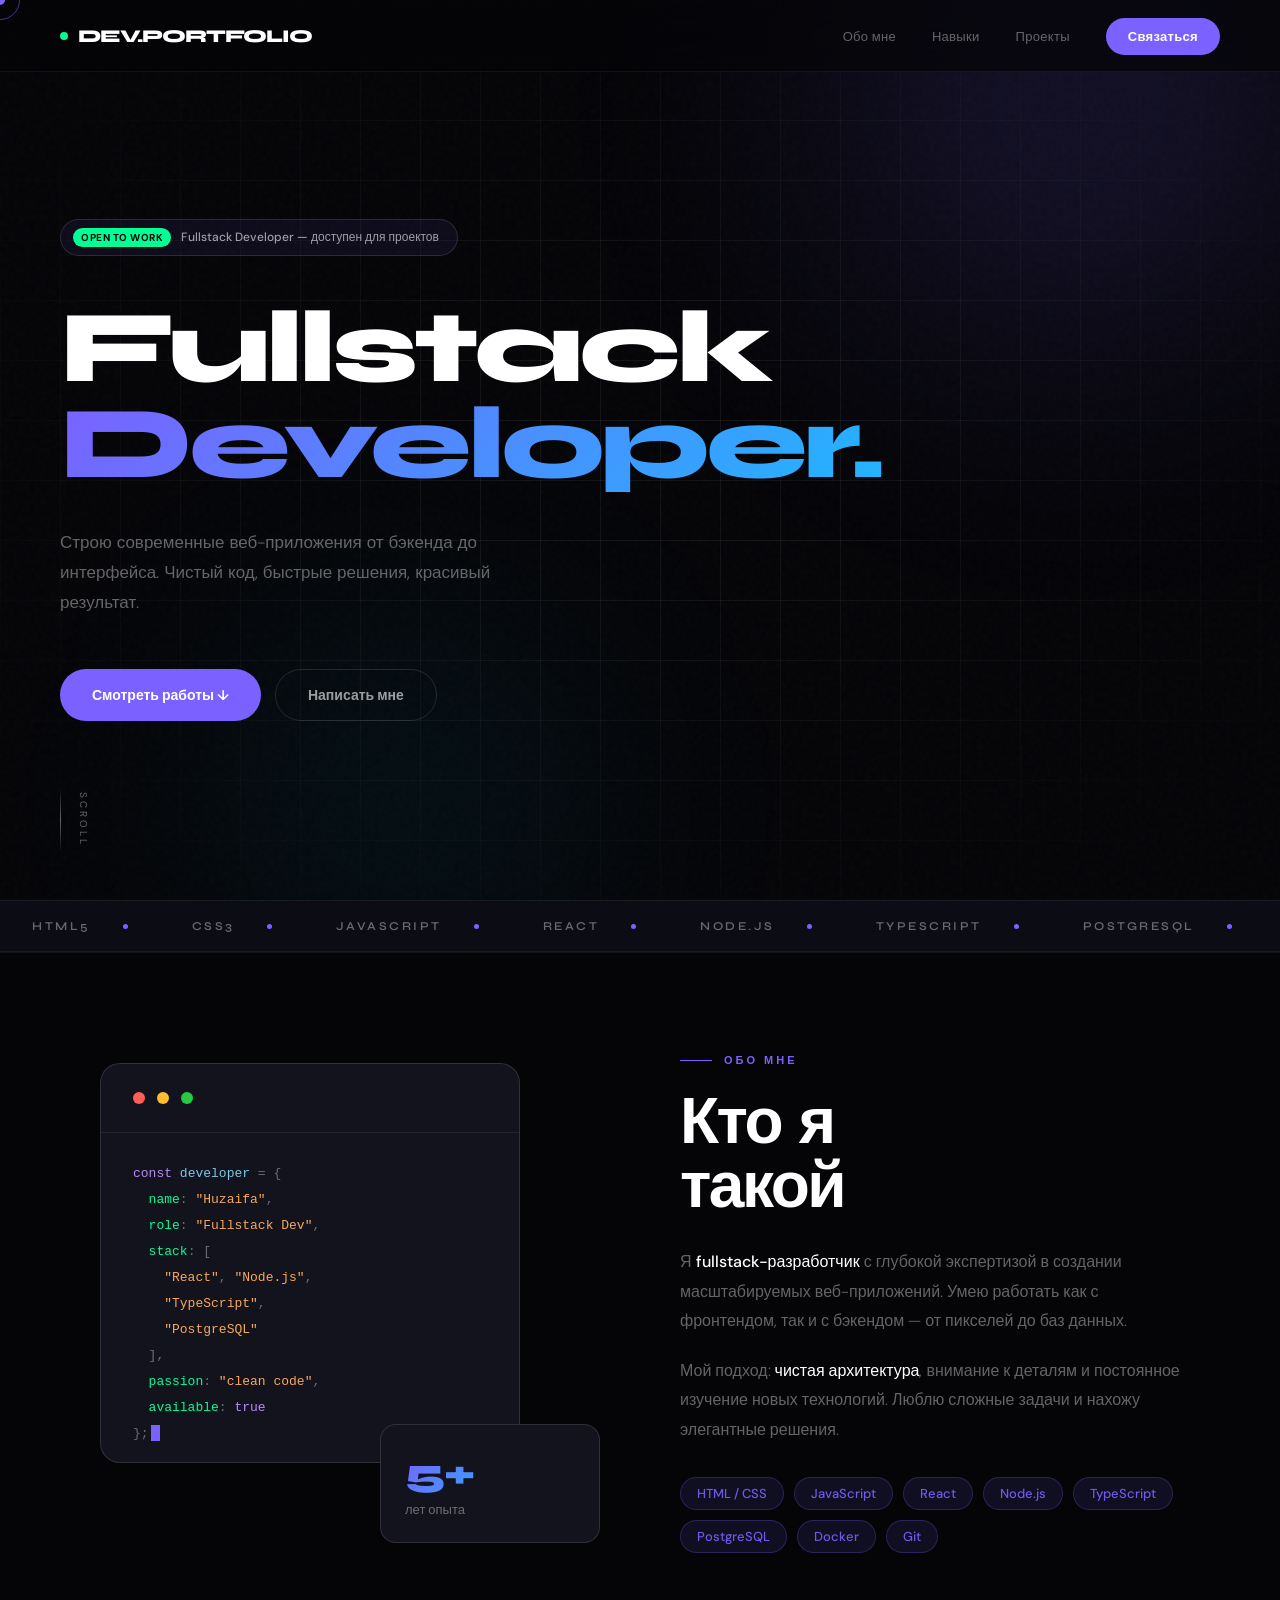
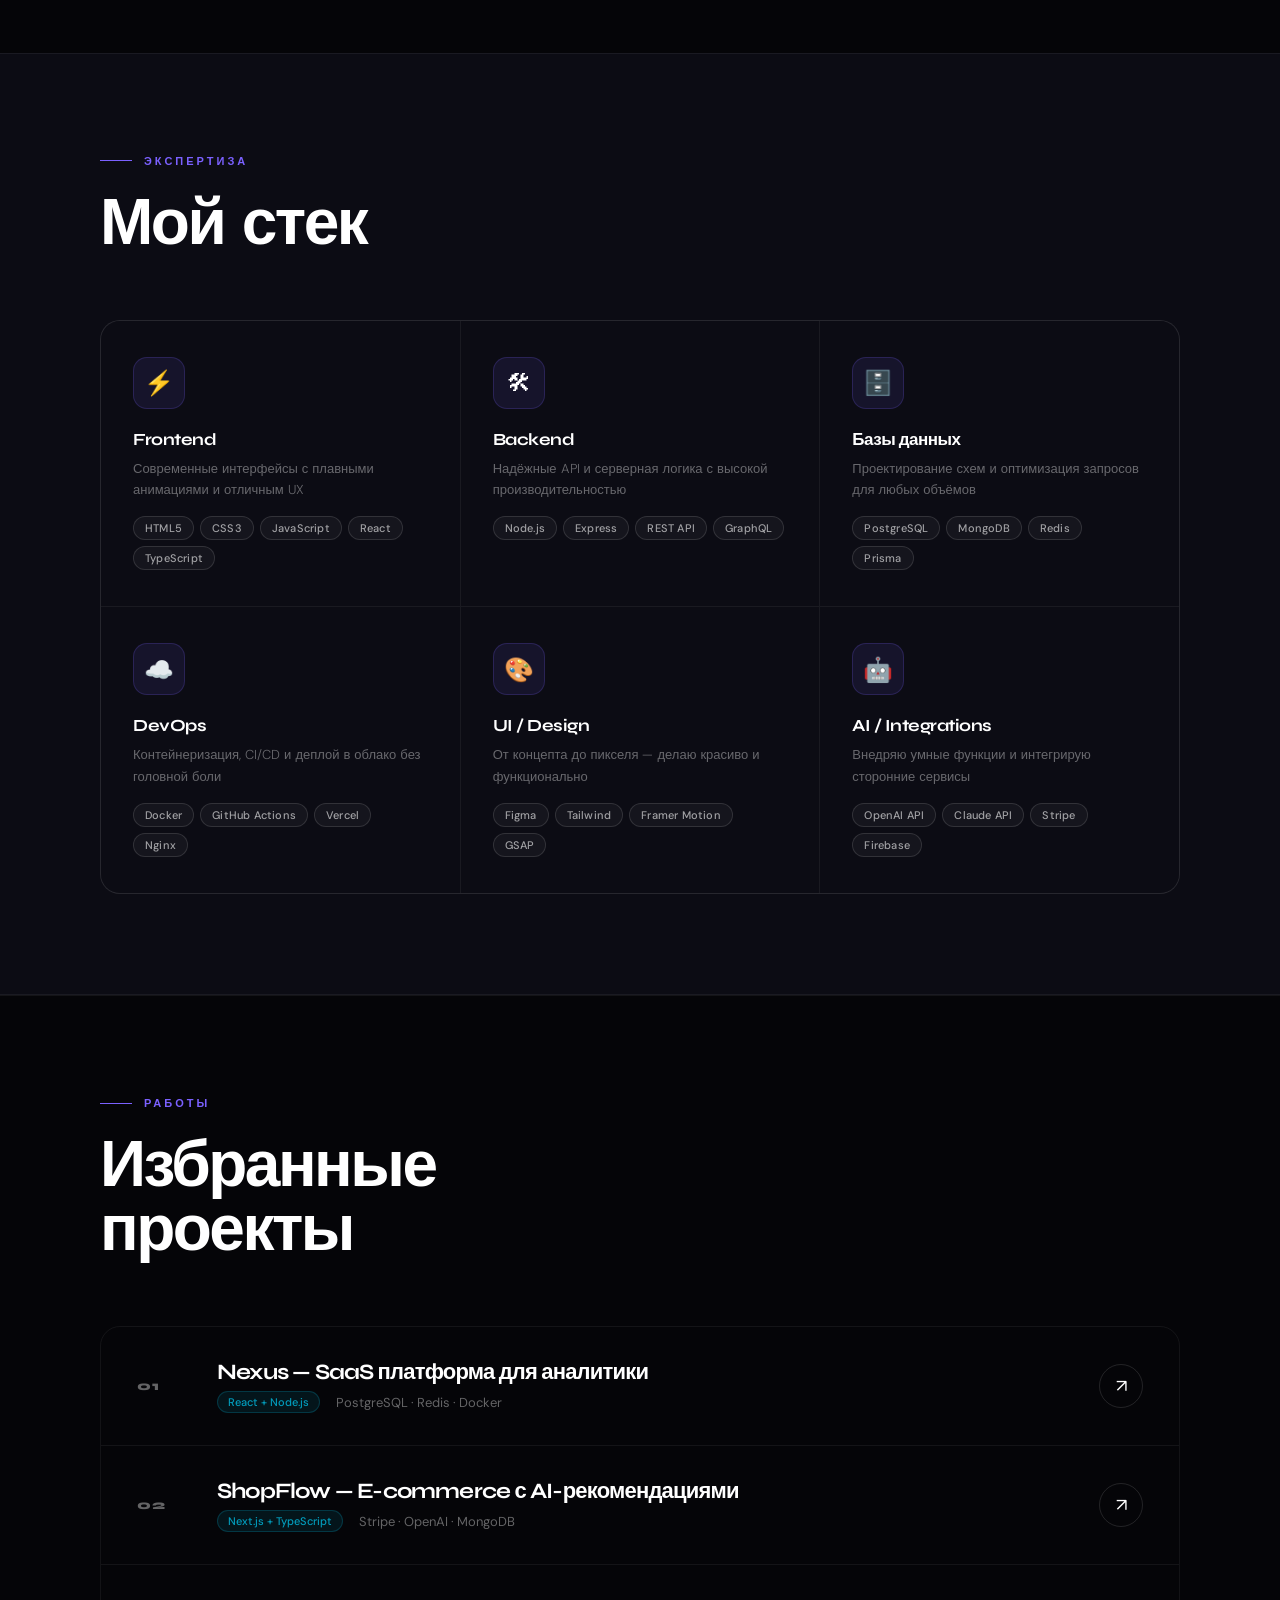
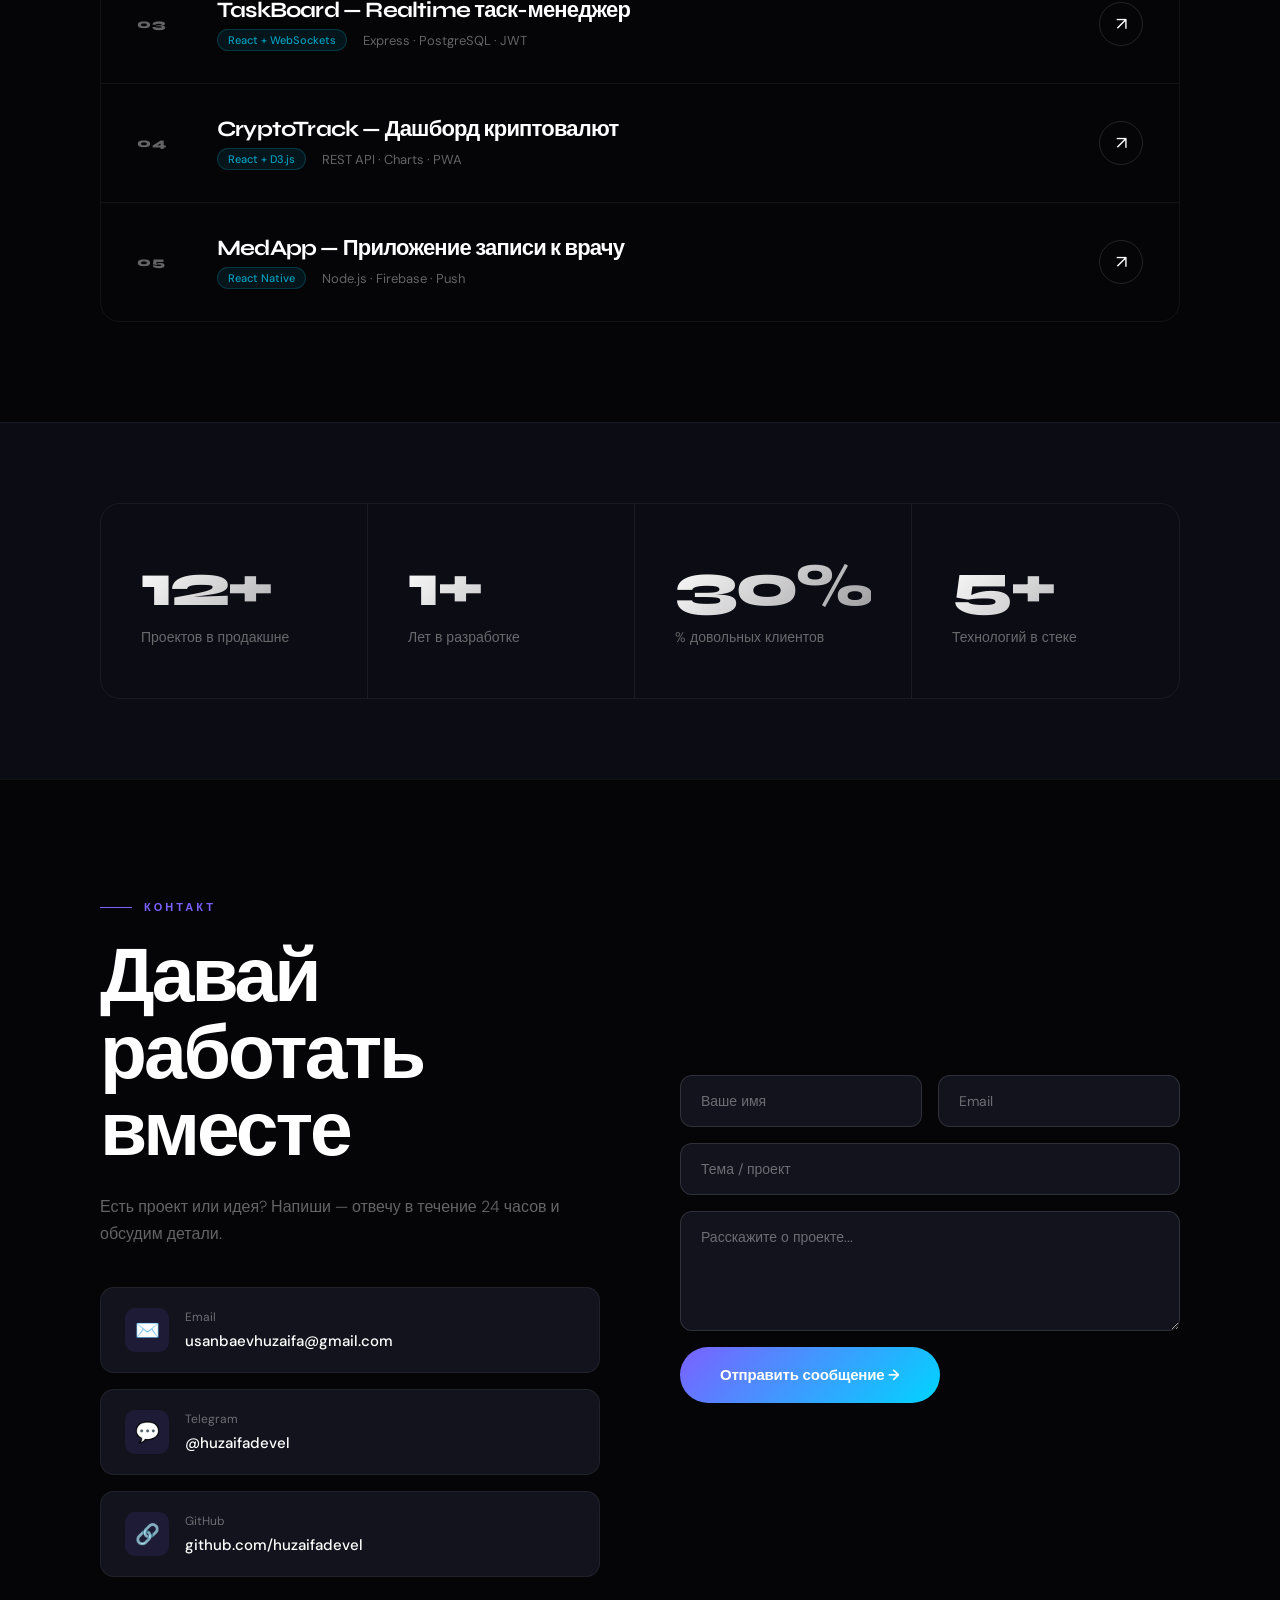
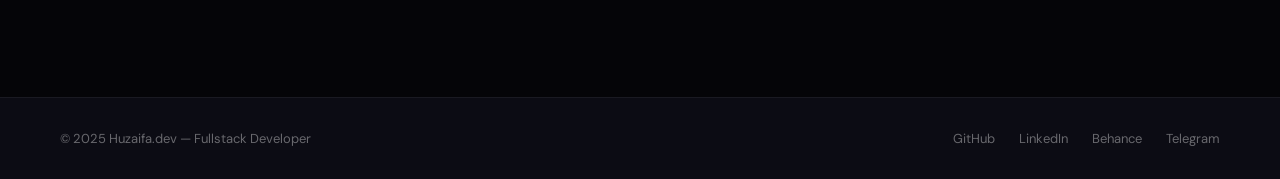
<file: index.html>
<!DOCTYPE html>
<html lang="ru">
<head>
<meta charset="UTF-8">
<meta name="viewport" content="width=device-width, initial-scale=1.0">
<title>Portfolio — Fullstack Developer</title>
<link rel="preconnect" href="https://fonts.googleapis.com">
<link href="https://fonts.googleapis.com/css2?family=Syne:wght@400;500;600;700;800&family=DM+Sans:ital,wght@0,300;0,400;0,500;1,300&display=swap" rel="stylesheet">
<link rel="stylesheet" href="styles.css">
<meta name="google-site-verification" content="PaTvF3O_7ZNNuuwvr6uVLDwKKYkaOEq8OJZqAVAidXA" />
</head>
<body>

<div class="cursor" id="cursor"></div>
<div class="cursor-ring" id="cursorRing"></div>

<!-- NAV -->
<nav>
  <a href="#" class="nav-logo">
    <div class="nav-logo-dot"></div>
    DEV.PORTFOLIO
  </a>
  <ul class="nav-links">
    <li><a href="#about">Обо мне</a></li>
    <li><a href="#skills">Навыки</a></li>
    <li><a href="#projects">Проекты</a></li>
    <li><a href="#contact" class="nav-cta">Связаться</a></li>
  </ul>
</nav>

<!-- HERO -->
<section class="hero" id="home">
  <div class="hero-grid-bg"></div>
  <div class="hero-orb orb1"></div>
  <div class="hero-orb orb2"></div>

  <div class="hero-inner">
    <div class="hero-badge">
      <span class="badge-pill">OPEN TO WORK</span>
      Fullstack Developer — доступен для проектов
    </div>
    <h1 class="hero-title">
      <span class="line1">Fullstack</span>
      <span class="line2">Developer.</span>
    </h1>
    <p class="hero-sub">
      Строю современные веб-приложения от бэкенда до интерфейса.
      Чистый код, быстрые решения, красивый результат.
    </p>
    <div class="hero-buttons">
      <a href="#projects" class="btn btn-accent">Смотреть работы ↓</a>
      <a href="#contact" class="btn btn-ghost">Написать мне</a>
    </div>
  </div>

  <div class="hero-scroll">
    <div class="scroll-track"><div class="scroll-fill"></div></div>
    <span class="scroll-label">Scroll</span>
  </div>
</section>

<!-- MARQUEE -->
<div class="marquee-section">
  <div class="marquee-track" id="marqueeTrack"></div>
</div>

<!-- ABOUT -->
<section class="about-section" id="about">
  <div class="section-inner">
    <div class="about-grid">
      <div class="about-visual reveal">
        <div class="about-card-main">
          <div class="about-card-header">
            <div class="mac-dot dot-red"></div>
            <div class="mac-dot dot-yellow"></div>
            <div class="mac-dot dot-green"></div>
          </div>
          <div class="about-card-code">
            <span class="code-purple">const</span> <span class="code-blue">developer</span> = {<br>
            &nbsp;&nbsp;<span class="code-green">name</span>: <span class="code-orange">"Huzaifa"</span>,<br>
            &nbsp;&nbsp;<span class="code-green">role</span>: <span class="code-orange">"Fullstack Dev"</span>,<br>
            &nbsp;&nbsp;<span class="code-green">stack</span>: [<br>
            &nbsp;&nbsp;&nbsp;&nbsp;<span class="code-orange">"React"</span>, <span class="code-orange">"Node.js"</span>,<br>
            &nbsp;&nbsp;&nbsp;&nbsp;<span class="code-orange">"TypeScript"</span>,<br>
            &nbsp;&nbsp;&nbsp;&nbsp;<span class="code-orange">"PostgreSQL"</span><br>
            &nbsp;&nbsp;],<br>
            &nbsp;&nbsp;<span class="code-green">passion</span>: <span class="code-orange">"clean code"</span>,<br>
            &nbsp;&nbsp;<span class="code-green">available</span>: <span class="code-purple">true</span><br>
            };<span class="cursor-blink"></span>
          </div>
        </div>
        <div class="about-card-float">
          <div class="float-stat" id="expCounter">0</div>
          <div class="float-label">лет опыта</div>
        </div>
      </div>

      <div class="about-text reveal delay-2">
        <div class="section-eyebrow">Обо мне</div>
        <h2 class="section-heading" style="margin-bottom:28px;">Кто я<br>такой</h2>
        <p>
          Я <strong>fullstack-разработчик</strong> с глубокой экспертизой в создании
          масштабируемых веб-приложений. Умею работать как с фронтендом, так и с бэкендом —
          от пикселей до баз данных.
        </p>
        <p>
          Мой подход: <strong>чистая архитектура</strong>, внимание к деталям и
          постоянное изучение новых технологий. Люблю сложные задачи и нахожу
          элегантные решения.
        </p>
        <div class="about-tags">
          <span class="tag">HTML / CSS</span>
          <span class="tag">JavaScript</span>
          <span class="tag">React</span>
          <span class="tag">Node.js</span>
          <span class="tag">TypeScript</span>
          <span class="tag">PostgreSQL</span>
          <span class="tag">Docker</span>
          <span class="tag">Git</span>
        </div>
      </div>
    </div>
  </div>
</section>

<!-- SKILLS -->
<section class="skills-section" id="skills">
  <div class="section-inner">
    <div class="reveal">
      <div class="section-eyebrow">Экспертиза</div>
      <h2 class="section-heading">Мой стек</h2>
    </div>
    <div class="skills-grid reveal">
      <div class="skill-item">
        <div class="skill-icon-wrap">⚡</div>
        <div class="skill-name">Frontend</div>
        <div class="skill-desc">Современные интерфейсы с плавными анимациями и отличным UX</div>
        <div class="skill-techs">
          <span class="tech-pill">HTML5</span>
          <span class="tech-pill">CSS3</span>
          <span class="tech-pill">JavaScript</span>
          <span class="tech-pill">React</span>
          <span class="tech-pill">TypeScript</span>
        </div>
      </div>
      <div class="skill-item">
        <div class="skill-icon-wrap">🛠</div>
        <div class="skill-name">Backend</div>
        <div class="skill-desc">Надёжные API и серверная логика с высокой производительностью</div>
        <div class="skill-techs">
          <span class="tech-pill">Node.js</span>
          <span class="tech-pill">Express</span>
          <span class="tech-pill">REST API</span>
          <span class="tech-pill">GraphQL</span>
        </div>
      </div>
      <div class="skill-item">
        <div class="skill-icon-wrap">🗄️</div>
        <div class="skill-name">Базы данных</div>
        <div class="skill-desc">Проектирование схем и оптимизация запросов для любых объёмов</div>
        <div class="skill-techs">
          <span class="tech-pill">PostgreSQL</span>
          <span class="tech-pill">MongoDB</span>
          <span class="tech-pill">Redis</span>
          <span class="tech-pill">Prisma</span>
        </div>
      </div>
      <div class="skill-item">
        <div class="skill-icon-wrap">☁️</div>
        <div class="skill-name">DevOps</div>
        <div class="skill-desc">Контейнеризация, CI/CD и деплой в облако без головной боли</div>
        <div class="skill-techs">
          <span class="tech-pill">Docker</span>
          <span class="tech-pill">GitHub Actions</span>
          <span class="tech-pill">Vercel</span>
          <span class="tech-pill">Nginx</span>
        </div>
      </div>
      <div class="skill-item">
        <div class="skill-icon-wrap">🎨</div>
        <div class="skill-name">UI / Design</div>
        <div class="skill-desc">От концепта до пикселя — делаю красиво и функционально</div>
        <div class="skill-techs">
          <span class="tech-pill">Figma</span>
          <span class="tech-pill">Tailwind</span>
          <span class="tech-pill">Framer Motion</span>
          <span class="tech-pill">GSAP</span>
        </div>
      </div>
      <div class="skill-item">
        <div class="skill-icon-wrap">🤖</div>
        <div class="skill-name">AI / Integrations</div>
        <div class="skill-desc">Внедряю умные функции и интегрирую сторонние сервисы</div>
        <div class="skill-techs">
          <span class="tech-pill">OpenAI API</span>
          <span class="tech-pill">Claude API</span>
          <span class="tech-pill">Stripe</span>
          <span class="tech-pill">Firebase</span>
        </div>
      </div>
    </div>
  </div>
</section>

<!-- PROJECTS -->
<section class="projects-section" id="projects">
  <div class="section-inner">
    <div class="reveal">
      <div class="section-eyebrow">Работы</div>
      <h2 class="section-heading">Избранные<br>проекты</h2>
    </div>
    <div class="projects-list reveal">
      <div class="project-item">
        <div class="project-num">01</div>
        <div class="project-info">
          <div class="project-title">Nexus — SaaS платформа для аналитики</div>
          <div class="project-meta">
            <span class="project-tag">React + Node.js</span>
            <span>PostgreSQL · Redis · Docker</span>
          </div>
        </div>
        <div class="project-arrow">↗</div>
      </div>
      <div class="project-item">
        <div class="project-num">02</div>
        <div class="project-info">
          <div class="project-title">ShopFlow — E-commerce с AI-рекомендациями</div>
          <div class="project-meta">
            <span class="project-tag">Next.js + TypeScript</span>
            <span>Stripe · OpenAI · MongoDB</span>
          </div>
        </div>
        <div class="project-arrow">↗</div>
      </div>
      <div class="project-item">
        <div class="project-num">03</div>
        <div class="project-info">
          <div class="project-title">TaskBoard — Realtime таск-менеджер</div>
          <div class="project-meta">
            <span class="project-tag">React + WebSockets</span>
            <span>Express · PostgreSQL · JWT</span>
          </div>
        </div>
        <div class="project-arrow">↗</div>
      </div>
      <div class="project-item">
        <div class="project-num">04</div>
        <div class="project-info">
          <div class="project-title">CryptoTrack — Дашборд криптовалют</div>
          <div class="project-meta">
            <span class="project-tag">React + D3.js</span>
            <span>REST API · Charts · PWA</span>
          </div>
        </div>
        <div class="project-arrow">↗</div>
      </div>
      <div class="project-item">
        <div class="project-num">05</div>
        <div class="project-info">
          <div class="project-title">MedApp — Приложение записи к врачу</div>
          <div class="project-meta">
            <span class="project-tag">React Native</span>
            <span>Node.js · Firebase · Push</span>
          </div>
        </div>
        <div class="project-arrow">↗</div>
      </div>
    </div>
  </div>
</section>

<!-- STATS -->
<section class="stats-section">
  <div class="section-inner" style="padding-top:80px;padding-bottom:80px;">
    <div class="stats-row reveal">
      <div class="stat-box">
        <div class="stat-number" data-target="40">0</div>
        <div class="stat-label">Проектов в продакшне</div>
      </div>
      <div class="stat-box">
        <div class="stat-number" data-target="5">0</div>
        <div class="stat-label">Лет в разработке</div>
      </div>
      <div class="stat-box">
        <div class="stat-number" data-target="99">0</div>
        <div class="stat-label">% довольных клиентов</div>
      </div>
      <div class="stat-box">
        <div class="stat-number" data-target="15">0</div>
        <div class="stat-label">Технологий в стеке</div>
      </div>
    </div>
  </div>
</section>

<!-- CONTACT -->
<section class="contact-section" id="contact">
  <div class="contact-inner">
    <div class="reveal">
      <div class="section-eyebrow">Контакт</div>
      <h2 class="contact-title">Давай<br>работать<br>вместе</h2>
      <p class="contact-sub">
        Есть проект или идея? Напиши — отвечу в течение 24 часов
        и обсудим детали.
      </p>
      <div class="contact-links">
        <a href="mailto:huzaifa@example.com" class="contact-link">
          <div class="link-icon">✉️</div>
          <div class="link-text">
            <div class="link-label">Email</div>
            <div class="link-value">usanbaevhuzaifa@gmail.com</div>
          </div>
        </a>
        <a href="#" class="contact-link">
          <div class="link-icon">💬</div>
          <div class="link-text">
            <div class="link-label">Telegram</div>
            <div class="link-value">@huzaifadevel</div>
          </div>
        </a>
        <a href="#" class="contact-link">
          <div class="link-icon">🔗</div>
          <div class="link-text">
            <div class="link-label">GitHub</div>
            <div class="link-value">github.com/huzaifadevel</div>
          </div>
        </a>
      </div>
    </div>

    <div class="reveal delay-2">
      <div class="contact-form">
        <div class="form-row">
          <input class="form-field" type="text" placeholder="Ваше имя">
          <input class="form-field" type="email" placeholder="Email">
        </div>
        <input class="form-field" type="text" placeholder="Тема / проект">
        <textarea class="form-field" placeholder="Расскажите о проекте..."></textarea>
        <button class="btn-submit">Отправить сообщение →</button>
      </div>
    </div>
  </div>
</section>

<!-- FOOTER -->
<footer>
  <div class="footer-copy">© 2025 Huzaifa.dev — Fullstack Developer</div>
  <div class="footer-links">
    <a href="#">GitHub</a>
    <a href="#">LinkedIn</a>
    <a href="#">Behance</a>
    <a href="#">Telegram</a>
  </div>
</footer>
<script src="script.js"></script>
</body>
</html>
</file>
<file: styles.css>
:root {
    --bg: #050508;
    --bg2: #0c0c14;
    --bg3: #13131e;
    --line: rgba(255,255,255,0.06);
    --line2: rgba(255,255,255,0.12);
    --text: #ffffff;
    --muted: rgba(255,255,255,0.38);
    --muted2: rgba(255,255,255,0.6);
    --accent: #7B61FF;
    --accent2: #00D4FF;
    --green: #00FF94;
    --font-head: 'Syne', sans-serif;
    --font-body: 'DM Sans', sans-serif;
  }

  *, *::before, *::after { margin: 0; padding: 0; box-sizing: border-box; }

  html { scroll-behavior: smooth; }

  body {
    font-family: var(--font-body);
    background: var(--bg);
    color: var(--text);
    overflow-x: hidden;
    cursor: none;
  }

  /* ── CUSTOM CURSOR ── */
  .cursor {
    position: fixed;
    width: 10px; height: 10px;
    background: var(--accent);
    border-radius: 50%;
    pointer-events: none;
    z-index: 9999;
    transform: translate(-50%, -50%);
    transition: transform 0.1s, width 0.3s, height 0.3s, background 0.3s;
    mix-blend-mode: screen;
  }
  .cursor-ring {
    position: fixed;
    width: 40px; height: 40px;
    border: 1px solid rgba(123,97,255,0.5);
    border-radius: 50%;
    pointer-events: none;
    z-index: 9998;
    transform: translate(-50%, -50%);
    transition: left 0.12s ease, top 0.12s ease, width 0.3s, height 0.3s, border-color 0.3s;
  }
  body:has(a:hover) .cursor, body:has(button:hover) .cursor { width: 20px; height: 20px; background: var(--accent2); }
  body:has(a:hover) .cursor-ring, body:has(button:hover) .cursor-ring { width: 60px; height: 60px; border-color: var(--accent2); }

  /* ── NOISE OVERLAY ── */
  body::before {
    content: '';
    position: fixed;
    inset: 0;
    background-image: url("data:image/svg+xml,%3Csvg viewBox='0 0 200 200' xmlns='http://www.w3.org/2000/svg'%3E%3Cfilter id='n'%3E%3CfeTurbulence type='fractalNoise' baseFrequency='0.85' numOctaves='4'/%3E%3C/filter%3E%3Crect width='100%25' height='100%25' filter='url(%23n)'/%3E%3C/svg%3E");
    opacity: 0.025;
    pointer-events: none;
    z-index: 1;
  }

  /* ── NAV ── */
  nav {
    position: fixed;
    top: 0; left: 0; right: 0;
    z-index: 100;
    padding: 0 60px;
    height: 72px;
    display: flex;
    align-items: center;
    justify-content: space-between;
    border-bottom: 1px solid var(--line);
    backdrop-filter: blur(24px);
    background: rgba(5,5,8,0.7);
    animation: slideDown 0.8s cubic-bezier(0.16,1,0.3,1) both;
  }

  @keyframes slideDown {
    from { transform: translateY(-100%); opacity: 0; }
    to   { transform: translateY(0);    opacity: 1; }
  }

  .nav-logo {
    font-family: var(--font-head);
    font-size: 18px;
    font-weight: 800;
    letter-spacing: -1px;
    color: var(--text);
    text-decoration: none;
    display: flex;
    align-items: center;
    gap: 10px;
  }

  .nav-logo-dot {
    width: 8px; height: 8px;
    background: var(--green);
    border-radius: 50%;
    animation: blink 2s ease-in-out infinite;
  }

  @keyframes blink {
    0%, 100% { opacity: 1; box-shadow: 0 0 6px var(--green); }
    50% { opacity: 0.4; box-shadow: none; }
  }

  .nav-links {
    display: flex;
    align-items: center;
    gap: 36px;
    list-style: none;
  }

  .nav-links a {
    font-size: 13px;
    font-weight: 500;
    color: var(--muted);
    text-decoration: none;
    letter-spacing: 0.3px;
    transition: color 0.25s;
    position: relative;
  }

  .nav-links a::after {
    content: '';
    position: absolute;
    bottom: -4px; left: 0;
    width: 0; height: 1px;
    background: var(--accent);
    transition: width 0.3s;
  }

  .nav-links a:hover { color: var(--text); }
  .nav-links a:hover::after { width: 100%; }

  .nav-cta {
    background: var(--accent);
    color: #fff !important;
    padding: 10px 22px;
    border-radius: 100px;
    font-weight: 600 !important;
    font-size: 13px !important;
    transition: all 0.3s !important;
  }
  .nav-cta::after { display: none !important; }
  .nav-cta:hover {
    background: #6b51ef !important;
    transform: scale(0.97) !important;
  }

  /* ── HERO ── */
  .hero {
    min-height: 100vh;
    display: flex;
    flex-direction: column;
    justify-content: center;
    padding: 120px 60px 80px;
    position: relative;
    overflow: hidden;
  }

  .hero-grid-bg {
    position: absolute;
    inset: 0;
    background-image:
      linear-gradient(var(--line) 1px, transparent 1px),
      linear-gradient(90deg, var(--line) 1px, transparent 1px);
    background-size: 60px 60px;
    mask-image: radial-gradient(ellipse 80% 80% at 50% 50%, black 20%, transparent 80%);
  }

  .hero-orb {
    position: absolute;
    border-radius: 50%;
    filter: blur(120px);
    pointer-events: none;
  }

  .orb1 {
    width: 600px; height: 600px;
    background: radial-gradient(circle, rgba(123,97,255,0.18), transparent);
    top: -200px; right: -100px;
    animation: orbFloat 8s ease-in-out infinite;
  }

  .orb2 {
    width: 400px; height: 400px;
    background: radial-gradient(circle, rgba(0,212,255,0.1), transparent);
    bottom: -100px; left: 200px;
    animation: orbFloat 10s ease-in-out infinite reverse;
  }

  @keyframes orbFloat {
    0%, 100% { transform: translateY(0) scale(1); }
    50% { transform: translateY(-40px) scale(1.05); }
  }

  .hero-inner {
    position: relative;
    z-index: 2;
    max-width: 1000px;
  }

  .hero-badge {
    display: inline-flex;
    align-items: center;
    gap: 10px;
    border: 1px solid var(--line2);
    background: rgba(123,97,255,0.08);
    border-radius: 100px;
    padding: 8px 18px 8px 12px;
    font-size: 12px;
    font-weight: 500;
    color: var(--muted2);
    margin-bottom: 44px;
    animation: fadeUp 0.9s cubic-bezier(0.16,1,0.3,1) 0.2s both;
  }

  .badge-pill {
    background: var(--green);
    color: #000;
    font-size: 10px;
    font-weight: 700;
    padding: 3px 8px;
    border-radius: 100px;
    letter-spacing: 0.5px;
  }

  .hero-title {
    font-family: var(--font-head);
    font-size: clamp(60px, 8vw, 110px);
    font-weight: 800;
    letter-spacing: -4px;
    line-height: 0.94;
    margin-bottom: 36px;
    animation: fadeUp 0.9s cubic-bezier(0.16,1,0.3,1) 0.35s both;
  }

  .hero-title .line1 { display: block; }

  .hero-title .line2 {
    display: block;
    background: linear-gradient(135deg, var(--accent) 0%, var(--accent2) 60%, var(--green) 100%);
    -webkit-background-clip: text;
    -webkit-text-fill-color: transparent;
    background-clip: text;
    background-size: 200%;
    animation: gradMove 5s linear infinite;
  }

  @keyframes gradMove {
    0% { background-position: 0% 50%; }
    100% { background-position: 200% 50%; }
  }

  .hero-sub {
    font-size: 17px;
    color: var(--muted);
    line-height: 1.75;
    max-width: 480px;
    margin-bottom: 52px;
    font-weight: 300;
    animation: fadeUp 0.9s cubic-bezier(0.16,1,0.3,1) 0.5s both;
  }

  .hero-buttons {
    display: flex;
    gap: 14px;
    flex-wrap: wrap;
    animation: fadeUp 0.9s cubic-bezier(0.16,1,0.3,1) 0.65s both;
  }

  .btn {
    display: inline-flex;
    align-items: center;
    gap: 8px;
    padding: 16px 32px;
    border-radius: 100px;
    font-family: var(--font-body);
    font-size: 14px;
    font-weight: 600;
    cursor: pointer;
    transition: all 0.3s cubic-bezier(0.16,1,0.3,1);
    border: none;
    text-decoration: none;
  }

  .btn-accent {
    background: var(--accent);
    color: #fff;
  }

  .btn-accent:hover {
    background: #6b51ef;
    transform: translateY(-3px);
    box-shadow: 0 16px 40px rgba(123,97,255,0.35);
  }

  .btn-ghost {
    background: transparent;
    color: var(--muted2);
    border: 1px solid var(--line2);
  }

  .btn-ghost:hover {
    color: var(--text);
    border-color: rgba(255,255,255,0.25);
    background: rgba(255,255,255,0.04);
  }

  .hero-scroll {
    position: absolute;
    bottom: 48px;
    left: 60px;
    z-index: 2;
    display: flex;
    align-items: center;
    gap: 16px;
    animation: fadeUp 1s 1s both;
  }

  .scroll-track {
    width: 1px; height: 64px;
    background: linear-gradient(to bottom, transparent, var(--muted), transparent);
    position: relative;
    overflow: hidden;
  }

  .scroll-fill {
    position: absolute;
    top: -100%;
    width: 100%; height: 100%;
    background: var(--accent);
    animation: scrollFill 2s ease-in-out infinite;
  }

  @keyframes scrollFill {
    0% { top: -100%; }
    100% { top: 100%; }
  }

  .scroll-label {
    font-size: 10px;
    letter-spacing: 3px;
    text-transform: uppercase;
    color: var(--muted);
    writing-mode: vertical-rl;
  }

  /* ── MARQUEE ── */
  .marquee-section {
    border-top: 1px solid var(--line);
    border-bottom: 1px solid var(--line);
    padding: 18px 0;
    overflow: hidden;
    position: relative;
    z-index: 10;
    background: var(--bg2);
  }

  .marquee-track {
    display: flex;
    gap: 0;
    animation: marquee 25s linear infinite;
    width: max-content;
  }

  .marquee-item {
    display: flex;
    align-items: center;
    gap: 32px;
    padding: 0 32px;
    font-family: var(--font-head);
    font-size: 12px;
    font-weight: 600;
    letter-spacing: 2.5px;
    text-transform: uppercase;
    color: var(--muted);
    white-space: nowrap;
    flex-shrink: 0;
  }

  .marquee-sep {
    width: 5px; height: 5px;
    background: var(--accent);
    border-radius: 50%;
    flex-shrink: 0;
  }

  @keyframes marquee {
    from { transform: translateX(0); }
    to   { transform: translateX(-50%); }
  }

  /* ── SECTIONS COMMON ── */
  section {
    position: relative;
    z-index: 10;
  }

  .section-inner {
    max-width: 1200px;
    margin: 0 auto;
    padding: 100px 60px;
  }

  .section-eyebrow {
    display: flex;
    align-items: center;
    gap: 12px;
    font-size: 11px;
    font-weight: 600;
    letter-spacing: 3px;
    text-transform: uppercase;
    color: var(--accent);
    margin-bottom: 24px;
  }

  .section-eyebrow::before {
    content: '';
    width: 32px; height: 1px;
    background: var(--accent);
  }

  .section-heading {
    font-family: var(--font-head);
    font-size: clamp(40px, 5vw, 64px);
    font-weight: 800;
    letter-spacing: -2.5px;
    line-height: 1;
    margin-bottom: 64px;
  }

  /* ── ABOUT SECTION ── */
  .about-section { background: var(--bg); border-top: 1px solid var(--line); }

  .about-grid {
    display: grid;
    grid-template-columns: 1fr 1fr;
    gap: 80px;
    align-items: center;
  }

  .about-visual {
    position: relative;
    height: 480px;
  }

  .about-card-main {
    position: absolute;
    top: 0; left: 0; right: 80px; bottom: 80px;
    background: var(--bg3);
    border: 1px solid var(--line2);
    border-radius: 20px;
    overflow: hidden;
    display: flex;
    flex-direction: column;
  }

  .about-card-header {
    padding: 28px 32px;
    border-bottom: 1px solid var(--line);
    display: flex;
    align-items: center;
    gap: 12px;
    flex-shrink: 0;
  }

  .dot-red { background: #ff5f57; }
  .dot-yellow { background: #febc2e; }
  .dot-green { background: #28c840; }
  .mac-dot { width: 12px; height: 12px; border-radius: 50%; }

  .about-card-code {
    padding: 28px 32px;
    font-family: 'Courier New', monospace;
    font-size: 13px;
    line-height: 2;
    color: var(--muted);
    flex: 1;
    overflow: hidden;
  }

  .code-purple { color: #b78cf7; }
  .code-blue { color: #7ec8e3; }
  .code-green { color: var(--green); }
  .code-orange { color: #f7a85a; }
  .code-muted { color: rgba(255,255,255,0.2); }

  .cursor-blink {
    display: inline-block;
    width: 9px; height: 16px;
    background: var(--accent);
    margin-left: 2px;
    vertical-align: text-bottom;
    animation: cursorBlink 1s step-end infinite;
  }

  @keyframes cursorBlink {
    0%, 100% { opacity: 1; }
    50% { opacity: 0; }
  }

  .about-card-float {
    position: absolute;
    bottom: 0; right: 0;
    width: 220px;
    background: var(--bg3);
    border: 1px solid var(--line2);
    border-radius: 16px;
    padding: 24px;
  }

  .float-stat {
    font-family: var(--font-head);
    font-size: 40px;
    font-weight: 800;
    letter-spacing: -2px;
    background: linear-gradient(135deg, var(--accent), var(--accent2));
    -webkit-background-clip: text;
    -webkit-text-fill-color: transparent;
    background-clip: text;
  }

  .float-label {
    font-size: 13px;
    color: var(--muted);
    margin-top: 4px;
  }

  .about-text p {
    font-size: 16px;
    color: var(--muted);
    line-height: 1.85;
    font-weight: 300;
    margin-bottom: 20px;
  }

  .about-text p strong {
    color: var(--text);
    font-weight: 500;
  }

  .about-tags {
    display: flex;
    flex-wrap: wrap;
    gap: 10px;
    margin-top: 32px;
  }

  .tag {
    background: rgba(123,97,255,0.1);
    border: 1px solid rgba(123,97,255,0.25);
    color: rgba(123,97,255,0.9);
    padding: 7px 16px;
    border-radius: 100px;
    font-size: 13px;
    font-weight: 500;
  }

  /* ── SKILLS SECTION ── */
  .skills-section {
    background: var(--bg2);
    border-top: 1px solid var(--line);
    border-bottom: 1px solid var(--line);
  }

  .skills-grid {
    display: grid;
    grid-template-columns: repeat(3, 1fr);
    gap: 1px;
    background: var(--line);
    border: 1px solid var(--line);
    border-radius: 20px;
    overflow: hidden;
  }

  .skill-item {
    background: var(--bg2);
    padding: 36px 32px;
    transition: background 0.3s;
    position: relative;
    overflow: hidden;
  }

  .skill-item::before {
    content: '';
    position: absolute;
    top: 0; left: 0; right: 0;
    height: 2px;
    background: linear-gradient(90deg, var(--accent), var(--accent2));
    transform: scaleX(0);
    transition: transform 0.4s;
    transform-origin: left;
  }

  .skill-item:hover { background: var(--bg3); }
  .skill-item:hover::before { transform: scaleX(1); }

  .skill-icon-wrap {
    width: 52px; height: 52px;
    background: rgba(123,97,255,0.1);
    border: 1px solid rgba(123,97,255,0.2);
    border-radius: 14px;
    display: flex;
    align-items: center;
    justify-content: center;
    font-size: 24px;
    margin-bottom: 20px;
  }

  .skill-name {
    font-family: var(--font-head);
    font-size: 17px;
    font-weight: 700;
    margin-bottom: 8px;
    letter-spacing: -0.5px;
  }

  .skill-desc {
    font-size: 13px;
    color: var(--muted);
    line-height: 1.65;
    font-weight: 300;
  }

  .skill-techs {
    display: flex;
    flex-wrap: wrap;
    gap: 6px;
    margin-top: 16px;
  }

  .tech-pill {
    background: rgba(255,255,255,0.04);
    border: 1px solid var(--line2);
    color: var(--muted2);
    padding: 4px 11px;
    border-radius: 100px;
    font-size: 11px;
    font-weight: 500;
    letter-spacing: 0.2px;
  }

  /* ── PROJECTS SECTION ── */
  .projects-section {
    background: var(--bg);
    border-top: 1px solid var(--line);
  }

  .projects-list {
    display: flex;
    flex-direction: column;
    gap: 0;
    border: 1px solid var(--line);
    border-radius: 20px;
    overflow: hidden;
  }

  .project-item {
    display: grid;
    grid-template-columns: 48px 1fr auto;
    align-items: center;
    gap: 32px;
    padding: 32px 36px;
    border-bottom: 1px solid var(--line);
    cursor: pointer;
    transition: background 0.3s;
    position: relative;
    overflow: hidden;
  }

  .project-item:last-child { border-bottom: none; }

  .project-item::before {
    content: '';
    position: absolute;
    inset: 0;
    background: linear-gradient(90deg, rgba(123,97,255,0.04), transparent);
    transform: translateX(-100%);
    transition: transform 0.4s cubic-bezier(0.16,1,0.3,1);
  }

  .project-item:hover { background: rgba(255,255,255,0.015); }
  .project-item:hover::before { transform: translateX(0); }

  .project-num {
    font-family: var(--font-head);
    font-size: 13px;
    font-weight: 800;
    color: var(--muted);
    letter-spacing: 1px;
  }

  .project-info {}

  .project-title {
    font-family: var(--font-head);
    font-size: 22px;
    font-weight: 700;
    letter-spacing: -0.8px;
    margin-bottom: 6px;
    transition: color 0.3s;
  }

  .project-item:hover .project-title { color: var(--accent2); }

  .project-meta {
    font-size: 13px;
    color: var(--muted);
    display: flex;
    align-items: center;
    gap: 16px;
    flex-wrap: wrap;
  }

  .project-tag {
    background: rgba(0,212,255,0.08);
    border: 1px solid rgba(0,212,255,0.18);
    color: rgba(0,212,255,0.7);
    padding: 3px 10px;
    border-radius: 100px;
    font-size: 11px;
    font-weight: 500;
  }

  .project-arrow {
    width: 44px; height: 44px;
    border: 1px solid var(--line2);
    border-radius: 50%;
    display: flex;
    align-items: center;
    justify-content: center;
    font-size: 18px;
    transition: all 0.3s;
    flex-shrink: 0;
  }

  .project-item:hover .project-arrow {
    background: var(--accent);
    border-color: var(--accent);
    transform: rotate(45deg);
  }

  /* ── STATS ── */
  .stats-section {
    background: var(--bg2);
    border-top: 1px solid var(--line);
  }

  .stats-row {
    display: grid;
    grid-template-columns: repeat(4, 1fr);
    gap: 0;
    border: 1px solid var(--line);
    border-radius: 20px;
    overflow: hidden;
  }

  .stat-box {
    padding: 52px 40px;
    border-right: 1px solid var(--line);
    position: relative;
  }

  .stat-box:last-child { border-right: none; }

  .stat-number {
    font-family: var(--font-head);
    font-size: 60px;
    font-weight: 800;
    letter-spacing: -3px;
    line-height: 1;
    margin-bottom: 12px;
    background: linear-gradient(135deg, #fff 0%, rgba(255,255,255,0.6) 100%);
    -webkit-background-clip: text;
    -webkit-text-fill-color: transparent;
    background-clip: text;
  }

  .stat-label {
    font-size: 14px;
    color: var(--muted);
    font-weight: 300;
  }

  /* ── CONTACT ── */
  .contact-section {
    background: var(--bg);
    border-top: 1px solid var(--line);
    overflow: hidden;
  }

  .contact-inner {
    max-width: 1200px;
    margin: 0 auto;
    padding: 120px 60px;
    display: grid;
    grid-template-columns: 1fr 1fr;
    gap: 80px;
    align-items: center;
  }

  .contact-title {
    font-family: var(--font-head);
    font-size: clamp(48px, 6vw, 80px);
    font-weight: 800;
    letter-spacing: -3px;
    line-height: 1;
    margin-bottom: 24px;
  }

  .contact-sub {
    font-size: 16px;
    color: var(--muted);
    line-height: 1.7;
    font-weight: 300;
    margin-bottom: 40px;
  }

  .contact-form {
    display: flex;
    flex-direction: column;
    gap: 16px;
  }

  .form-row {
    display: grid;
    grid-template-columns: 1fr 1fr;
    gap: 16px;
  }

  .form-field {
    background: var(--bg3);
    border: 1px solid var(--line2);
    border-radius: 12px;
    padding: 16px 20px;
    font-family: var(--font-body);
    font-size: 14px;
    color: var(--text);
    outline: none;
    transition: border-color 0.3s, box-shadow 0.3s;
    width: 100%;
  }

  .form-field::placeholder { color: var(--muted); }
  .form-field:focus {
    border-color: var(--accent);
    box-shadow: 0 0 0 4px rgba(123,97,255,0.1);
  }

  textarea.form-field { min-height: 120px; resize: vertical; }

  .btn-submit {
    background: linear-gradient(135deg, var(--accent), var(--accent2));
    color: #fff;
    padding: 18px 40px;
    border-radius: 100px;
    font-family: var(--font-body);
    font-size: 15px;
    font-weight: 600;
    cursor: pointer;
    border: none;
    transition: all 0.3s;
    align-self: flex-start;
    letter-spacing: -0.2px;
  }

  .btn-submit:hover {
    transform: translateY(-3px);
    box-shadow: 0 16px 40px rgba(123,97,255,0.35);
  }

  .contact-links {
    display: flex;
    flex-direction: column;
    gap: 16px;
    margin-top: 40px;
  }

  .contact-link {
    display: flex;
    align-items: center;
    gap: 16px;
    padding: 20px 24px;
    background: var(--bg3);
    border: 1px solid var(--line);
    border-radius: 14px;
    text-decoration: none;
    transition: all 0.3s;
    color: var(--text);
  }

  .contact-link:hover {
    border-color: var(--accent);
    background: rgba(123,97,255,0.06);
    transform: translateX(6px);
  }

  .link-icon {
    width: 44px; height: 44px;
    background: rgba(123,97,255,0.1);
    border-radius: 10px;
    display: flex;
    align-items: center;
    justify-content: center;
    font-size: 20px;
    flex-shrink: 0;
  }

  .link-text {  display: flex;
    flex-direction: column;
    gap: 4px;
  }
  .link-label { font-size: 12px; color: var(--muted); font-weight: 400; }
  .link-value { font-size: 15px; font-weight: 500; margin-top: 2px; }

  /* ── FOOTER ── */
  footer {
    border-top: 1px solid var(--line);
    background: var(--bg2);
    padding: 32px 60px;
    display: flex;
    justify-content: space-between;
    align-items: center;
    position: relative;
    z-index: 10;
  }

  .footer-copy { font-size: 13px; color: var(--muted); }

  .footer-links {
    display: flex;
    gap: 24px;
  }

  .footer-links a {
    font-size: 13px;
    color: var(--muted);
    text-decoration: none;
    transition: color 0.25s;
  }

  .footer-links a:hover { color: var(--text); }

  /* ── REVEAL ANIMATION ── */
  .reveal {
    opacity: 0;
    transform: translateY(40px);
    transition: opacity 0.8s cubic-bezier(0.16,1,0.3,1), transform 0.8s cubic-bezier(0.16,1,0.3,1);
  }

  .reveal.delay-1 { transition-delay: 0.1s; }
  .reveal.delay-2 { transition-delay: 0.2s; }
  .reveal.delay-3 { transition-delay: 0.3s; }

  .reveal.visible { opacity: 1; transform: translateY(0); }

  @keyframes fadeUp {
    from { opacity: 0; transform: translateY(30px); }
    to   { opacity: 1; transform: translateY(0); }
  }

  /* ── RESPONSIVE ── */
  @media (max-width: 900px) {
    nav { padding: 0 24px; }
    .hero { padding: 100px 24px 80px; }
    .hero-title { font-size: 64px; letter-spacing: -3px; }
    .section-inner { padding: 72px 24px; }
    .about-grid, .contact-inner { grid-template-columns: 1fr; gap: 48px; }
    .about-visual { height: 320px; }
    .skills-grid { grid-template-columns: 1fr; }
    .stats-row { grid-template-columns: repeat(2, 1fr); }
    .stat-box { border-right: none; border-bottom: 1px solid var(--line); }
    .footer { padding: 24px; flex-direction: column; gap: 16px; text-align: center; }
    .projects-section .section-inner { padding: 72px 24px; }
    .nav-links { display: none; }
  }
</file>
